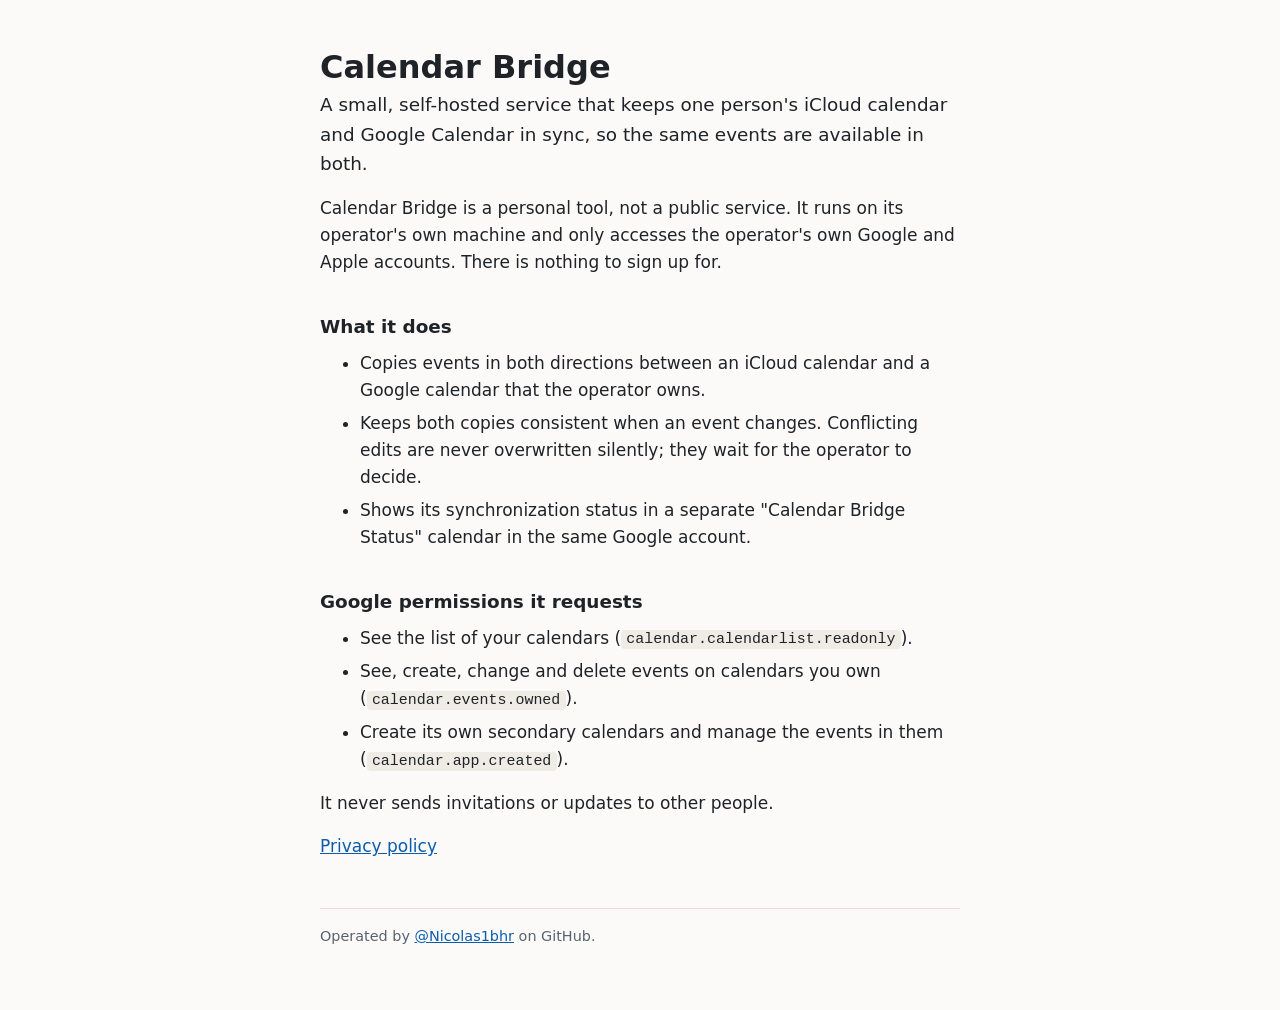
<file: index.html>
<!doctype html>
<html lang="en">
<head>
  <meta charset="utf-8">
  <meta name="viewport" content="width=device-width, initial-scale=1">
  <title>Calendar Bridge</title>
  <meta name="description" content="A personal, self-hosted service that keeps an iCloud calendar and Google Calendar in sync.">
  <link rel="stylesheet" href="style.css">
</head>
<body>
<main>
  <h1>Calendar Bridge</h1>
  <p class="lead">A small, self-hosted service that keeps one person's iCloud calendar and Google Calendar in sync, so the same events are available in both.</p>
  <p>Calendar Bridge is a personal tool, not a public service. It runs on its operator's own machine and only accesses the operator's own Google and Apple accounts. There is nothing to sign up for.</p>

  <h2>What it does</h2>
  <ul>
    <li>Copies events in both directions between an iCloud calendar and a Google calendar that the operator owns.</li>
    <li>Keeps both copies consistent when an event changes. Conflicting edits are never overwritten silently; they wait for the operator to decide.</li>
    <li>Shows its synchronization status in a separate "Calendar Bridge Status" calendar in the same Google account.</li>
  </ul>

  <h2>Google permissions it requests</h2>
  <ul>
    <li>See the list of your calendars (<code>calendar.calendarlist.readonly</code>).</li>
    <li>See, create, change and delete events on calendars you own (<code>calendar.events.owned</code>).</li>
    <li>Create its own secondary calendars and manage the events in them (<code>calendar.app.created</code>).</li>
  </ul>
  <p>It never sends invitations or updates to other people.</p>

  <p><a href="privacy.html">Privacy policy</a></p>

  <footer>Operated by <a href="https://github.com/Nicolas1bhr">@Nicolas1bhr</a> on GitHub.</footer>
</main>
</body>
</html>
</file>
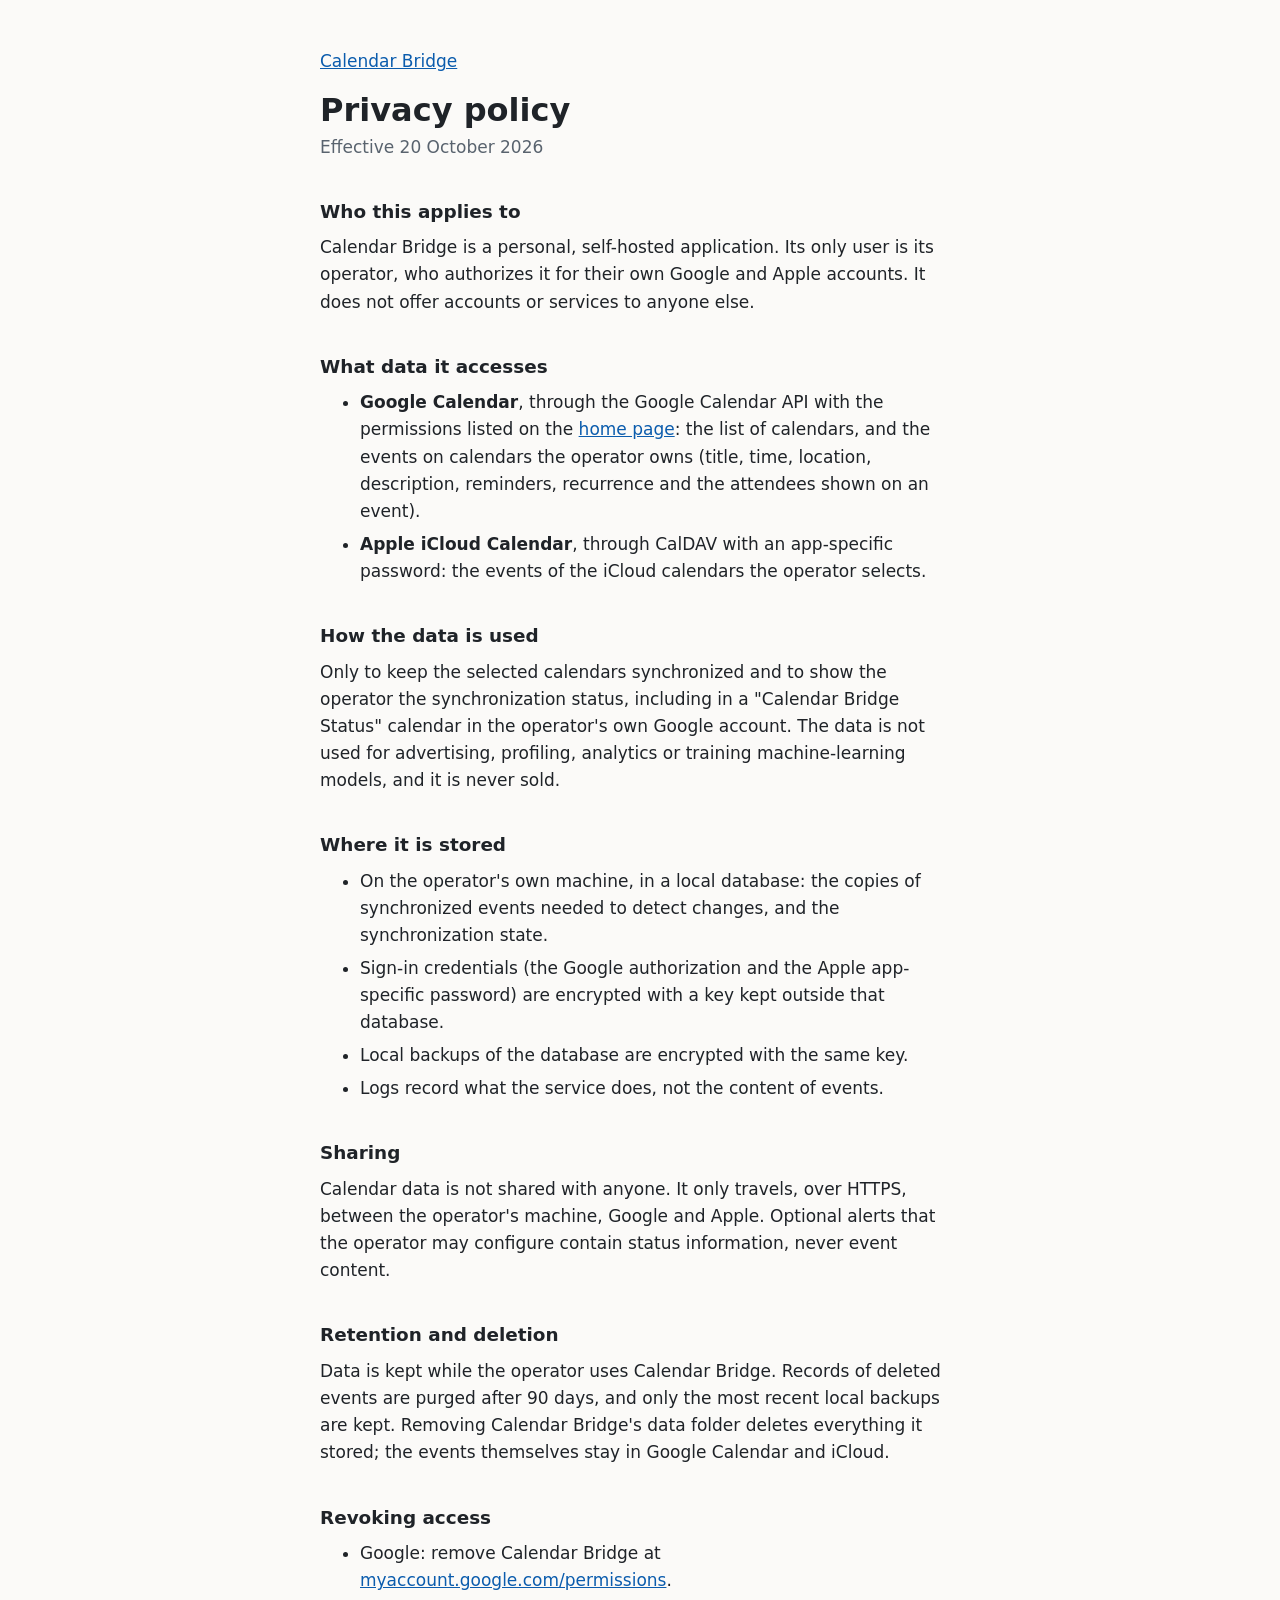
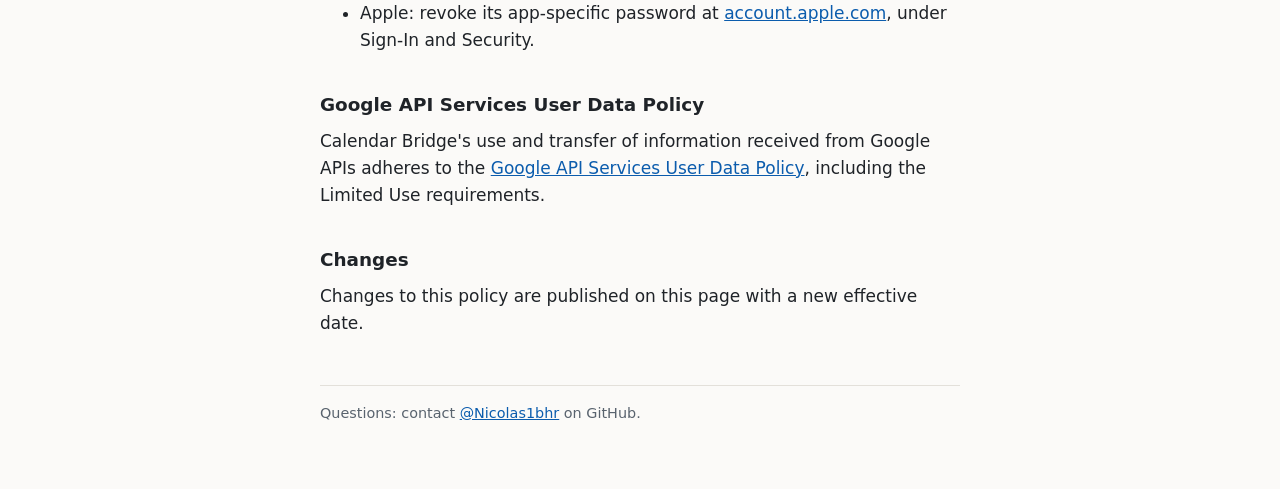
<file: privacy.html>
<!doctype html>
<html lang="en">
<head>
  <meta charset="utf-8">
  <meta name="viewport" content="width=device-width, initial-scale=1">
  <title>Privacy policy - Calendar Bridge</title>
  <meta name="description" content="How Calendar Bridge handles calendar data from Google and iCloud.">
  <link rel="stylesheet" href="style.css">
</head>
<body>
<main>
  <p><a href="./">Calendar Bridge</a></p>
  <h1>Privacy policy</h1>
  <p class="muted">Effective 20 October 2026</p>

  <h2>Who this applies to</h2>
  <p>Calendar Bridge is a personal, self-hosted application. Its only user is its operator, who authorizes it for their own Google and Apple accounts. It does not offer accounts or services to anyone else.</p>

  <h2>What data it accesses</h2>
  <ul>
    <li><strong>Google Calendar</strong>, through the Google Calendar API with the permissions listed on the <a href="./">home page</a>: the list of calendars, and the events on calendars the operator owns (title, time, location, description, reminders, recurrence and the attendees shown on an event).</li>
    <li><strong>Apple iCloud Calendar</strong>, through CalDAV with an app-specific password: the events of the iCloud calendars the operator selects.</li>
  </ul>

  <h2>How the data is used</h2>
  <p>Only to keep the selected calendars synchronized and to show the operator the synchronization status, including in a "Calendar Bridge Status" calendar in the operator's own Google account. The data is not used for advertising, profiling, analytics or training machine-learning models, and it is never sold.</p>

  <h2>Where it is stored</h2>
  <ul>
    <li>On the operator's own machine, in a local database: the copies of synchronized events needed to detect changes, and the synchronization state.</li>
    <li>Sign-in credentials (the Google authorization and the Apple app-specific password) are encrypted with a key kept outside that database.</li>
    <li>Local backups of the database are encrypted with the same key.</li>
    <li>Logs record what the service does, not the content of events.</li>
  </ul>

  <h2>Sharing</h2>
  <p>Calendar data is not shared with anyone. It only travels, over HTTPS, between the operator's machine, Google and Apple. Optional alerts that the operator may configure contain status information, never event content.</p>

  <h2>Retention and deletion</h2>
  <p>Data is kept while the operator uses Calendar Bridge. Records of deleted events are purged after 90 days, and only the most recent local backups are kept. Removing Calendar Bridge's data folder deletes everything it stored; the events themselves stay in Google Calendar and iCloud.</p>

  <h2>Revoking access</h2>
  <ul>
    <li>Google: remove Calendar Bridge at <a href="https://myaccount.google.com/permissions">myaccount.google.com/permissions</a>.</li>
    <li>Apple: revoke its app-specific password at <a href="https://account.apple.com">account.apple.com</a>, under Sign-In and Security.</li>
  </ul>

  <h2>Google API Services User Data Policy</h2>
  <p>Calendar Bridge's use and transfer of information received from Google APIs adheres to the <a href="https://developers.google.com/terms/api-services-user-data-policy">Google API Services User Data Policy</a>, including the Limited Use requirements.</p>

  <h2>Changes</h2>
  <p>Changes to this policy are published on this page with a new effective date.</p>

  <footer>Questions: contact <a href="https://github.com/Nicolas1bhr">@Nicolas1bhr</a> on GitHub.</footer>
</main>
</body>
</html>
</file>
<file: style.css>
:root {
  --bg: #fbfaf8;
  --text: #1f2328;
  --muted: #59636e;
  --rule: #e3e0da;
  --link: #0b5cad;
  --code-bg: #efece6;
  color-scheme: light dark;
}

@media (prefers-color-scheme: dark) {
  :root {
    --bg: #15171a;
    --text: #e6e6e3;
    --muted: #a0a6ad;
    --rule: #2c3036;
    --link: #79b8ff;
    --code-bg: #23262b;
  }
}

* { box-sizing: border-box; }

body {
  margin: 0;
  background: var(--bg);
  color: var(--text);
  font: 17px/1.6 system-ui, -apple-system, "Segoe UI", Roboto, sans-serif;
}

main {
  max-width: 42rem;
  margin: 0 auto;
  padding: 3rem 16px 4rem;
}

h1 { font-size: 2rem; line-height: 1.2; margin: 0 0 0.25rem; }
h2 { font-size: 1.15rem; margin: 2.25rem 0 0.5rem; }
p, ul { margin: 0 0 1rem; }
li { margin-bottom: 0.35rem; }
a { color: var(--link); }
code { background: var(--code-bg); padding: 0.1em 0.35em; border-radius: 4px; font-size: 0.88em; overflow-wrap: anywhere; }

.lead { font-size: 1.15rem; }
.muted { color: var(--muted); }

footer {
  margin-top: 3rem;
  padding-top: 1rem;
  border-top: 1px solid var(--rule);
  color: var(--muted);
  font-size: 0.9rem;
}
</file>
